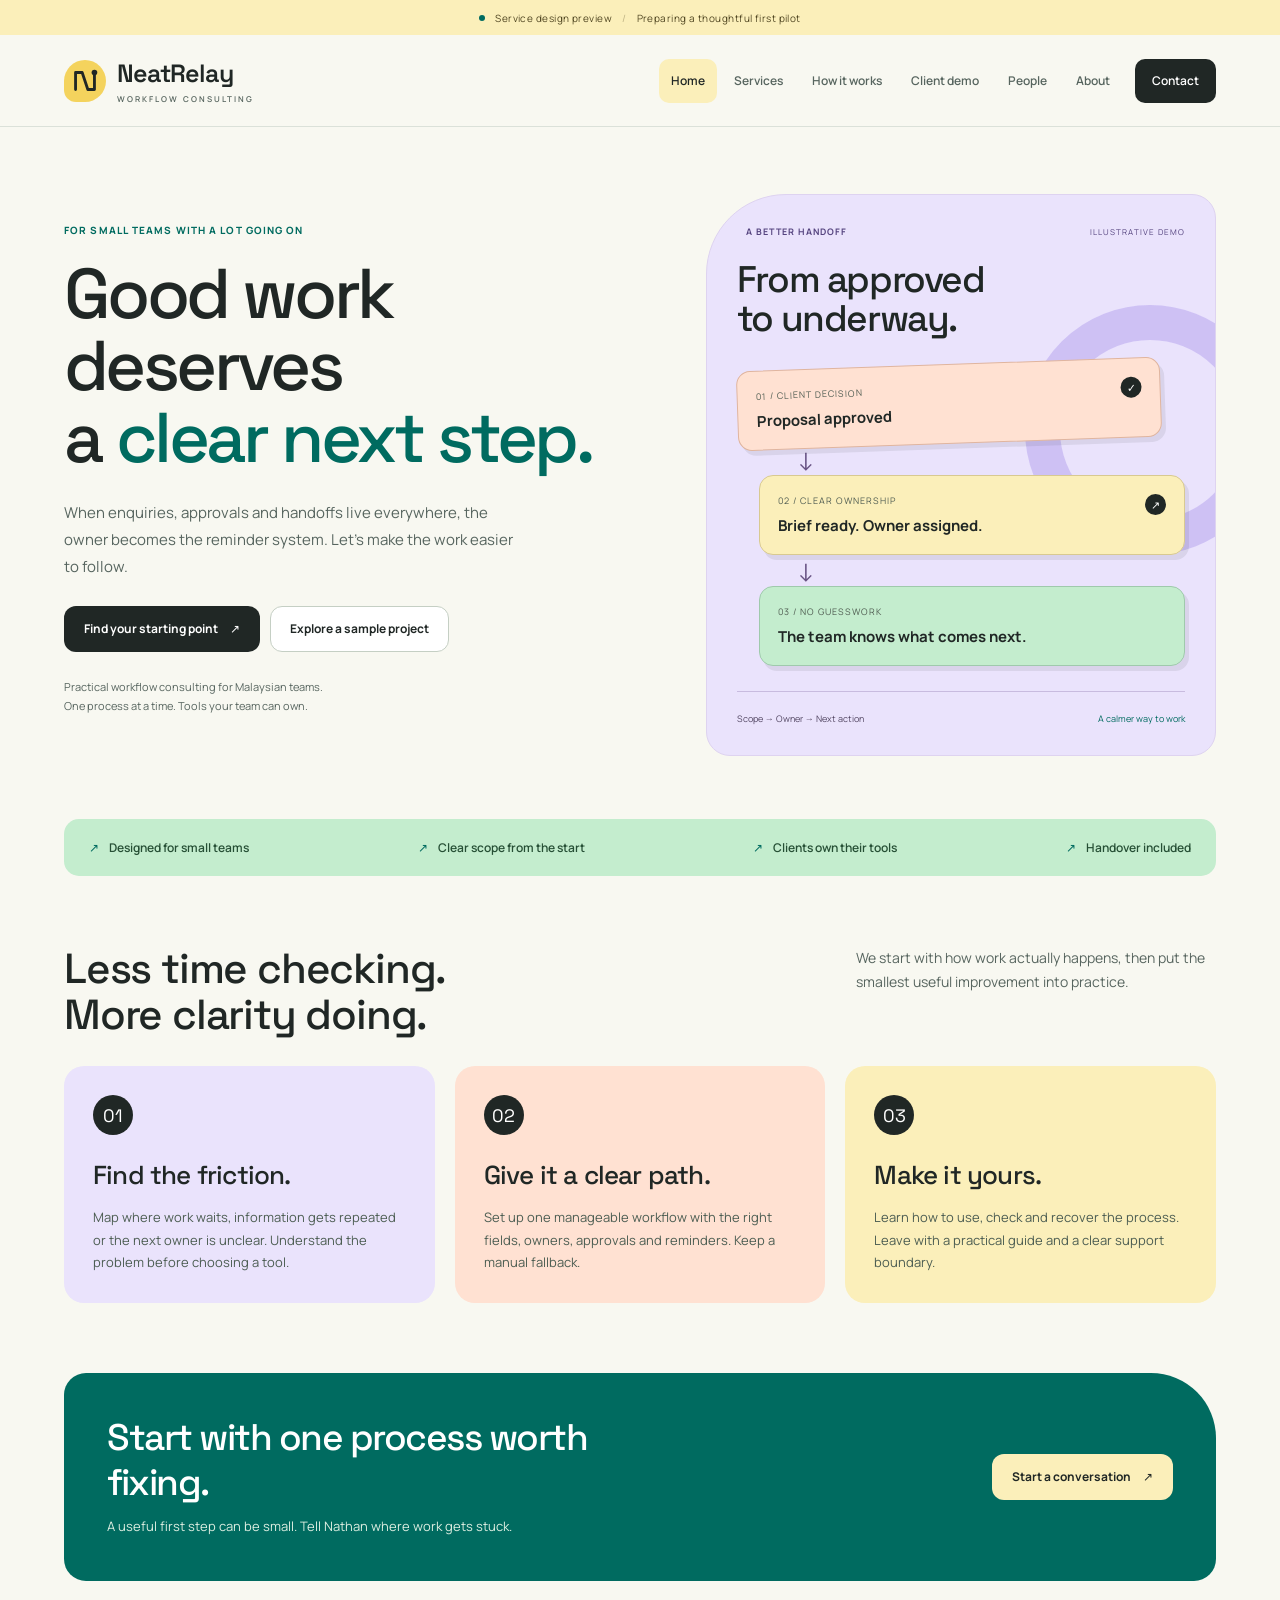
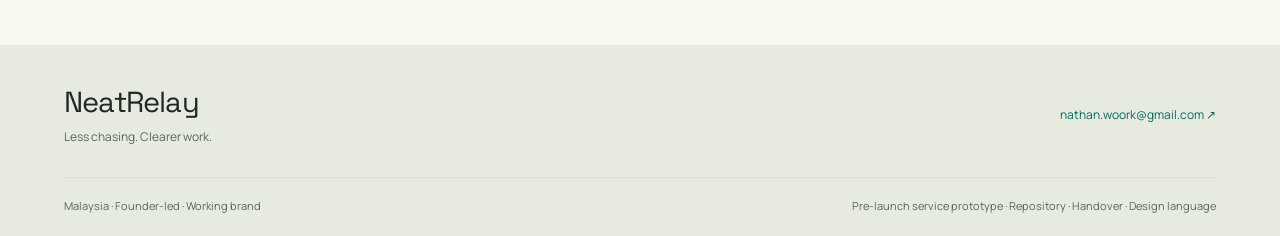
<file: index.html>
<!doctype html>
<html lang="en">
<head>
  <meta charset="utf-8"><meta name="viewport" content="width=device-width,initial-scale=1">
  <meta name="theme-color" content="#006B60">
  <meta name="description" content="NeatRelay helps small Malaysian teams untangle everyday work. Explore the draft workflow consulting service, pricing and illustrative client experience.">
  <title>NeatRelay — Less chasing. Clearer work.</title>
  <link rel="icon" href="data:image/svg+xml,%3Csvg xmlns='http://www.w3.org/2000/svg' viewBox='0 0 40 40'%3E%3Crect width='40' height='40' rx='12' fill='%23007F78'/%3E%3Ctext x='10' y='29' font-size='27' fill='white' font-family='Arial'%3EN%3C/text%3E%3C/svg%3E">
  <link rel="stylesheet" href="styles.css">
  <link rel="stylesheet" href="fonts.css"><link rel="stylesheet" href="relay-tokens.css"><link rel="stylesheet" href="relay-theme.css"><script src="app.js" defer></script>
</head>
<body>
  <a class="skip" href="#main">Skip to content</a>
  <div class="preview-strip"><span class="dot"></span> Service design preview <span class="strip-divider">/</span> Preparing a thoughtful first pilot</div>
  <header class="site-header">
    <a class="brand" href="#home" aria-label="NeatRelay home"><span class="brand-mark" aria-hidden="true"><svg viewBox="0 0 36 36" fill="none"><path d="M8 27V9h7l6 18h7V9" stroke="currentColor" stroke-width="3" stroke-linecap="round" stroke-linejoin="round"/><circle cx="28" cy="9" r="3" fill="currentColor"/></svg></span><span>NeatRelay<small>WORKFLOW CONSULTING</small></span></a>
    <button id="menu-toggle" class="menu-toggle" aria-expanded="false" aria-controls="site-nav">Menu <span aria-hidden="true">☰</span></button>
    <nav id="site-nav" aria-label="Main navigation"></nav>
  </header>
  <main id="main" tabindex="-1"></main>
  <footer><div class="footer-top"><div><strong>NeatRelay</strong><p>Less chasing. Clearer work.</p></div><a href="mailto:nathan.woork@gmail.com">nathan.woork@gmail.com ↗</a></div><div class="footer-bottom"><span>Malaysia · Founder-led · Working brand</span><span>Pre-launch service prototype · <a href="https://github.com/nathanwoork/NeatRelay-Service" target="_blank" rel="noopener noreferrer">Repository</a> · <a href="HANDOVER.md">Handover</a> · <a href="design-system.html">Design language</a></span></div></footer>
  <noscript><p class="notice">Enable JavaScript to explore the service tabs. For enquiries, email <a href="mailto:nathan.woork@gmail.com">nathan.woork@gmail.com</a>.</p></noscript>
</body>
</html>
</file>
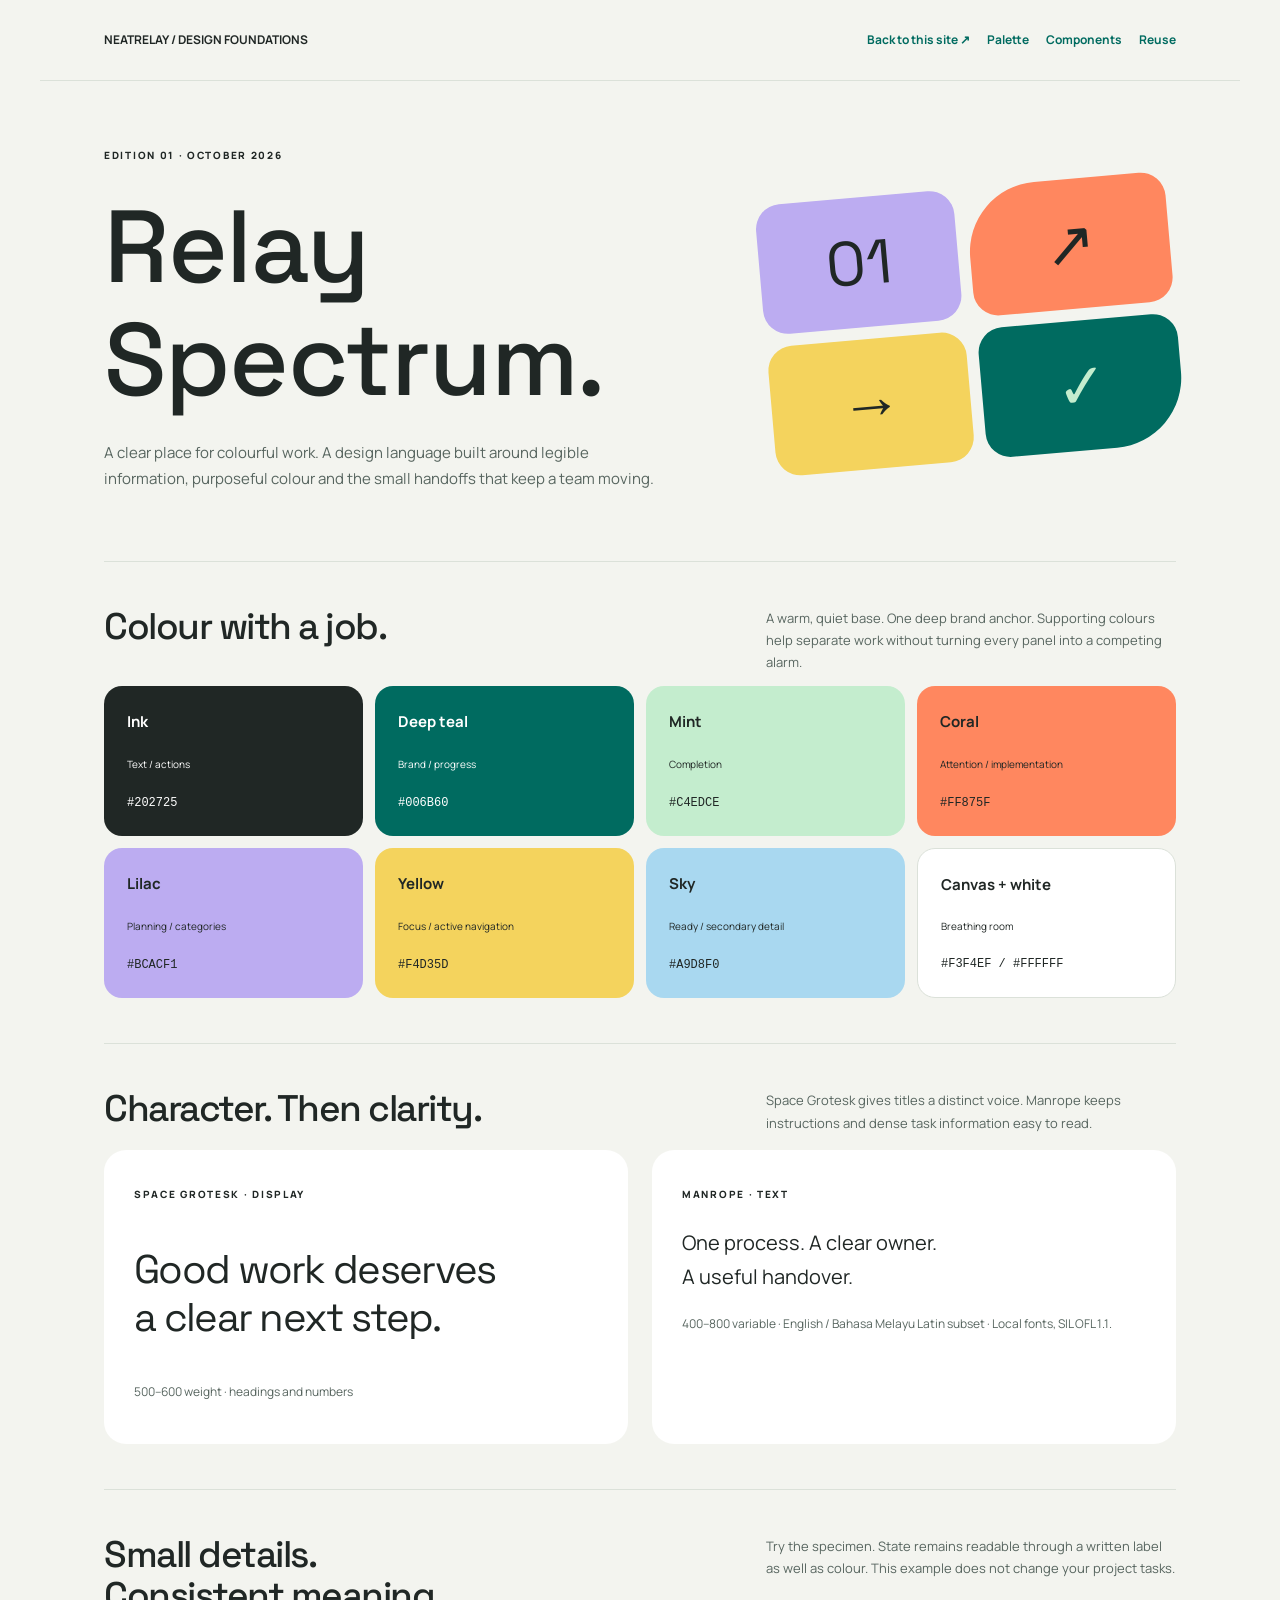
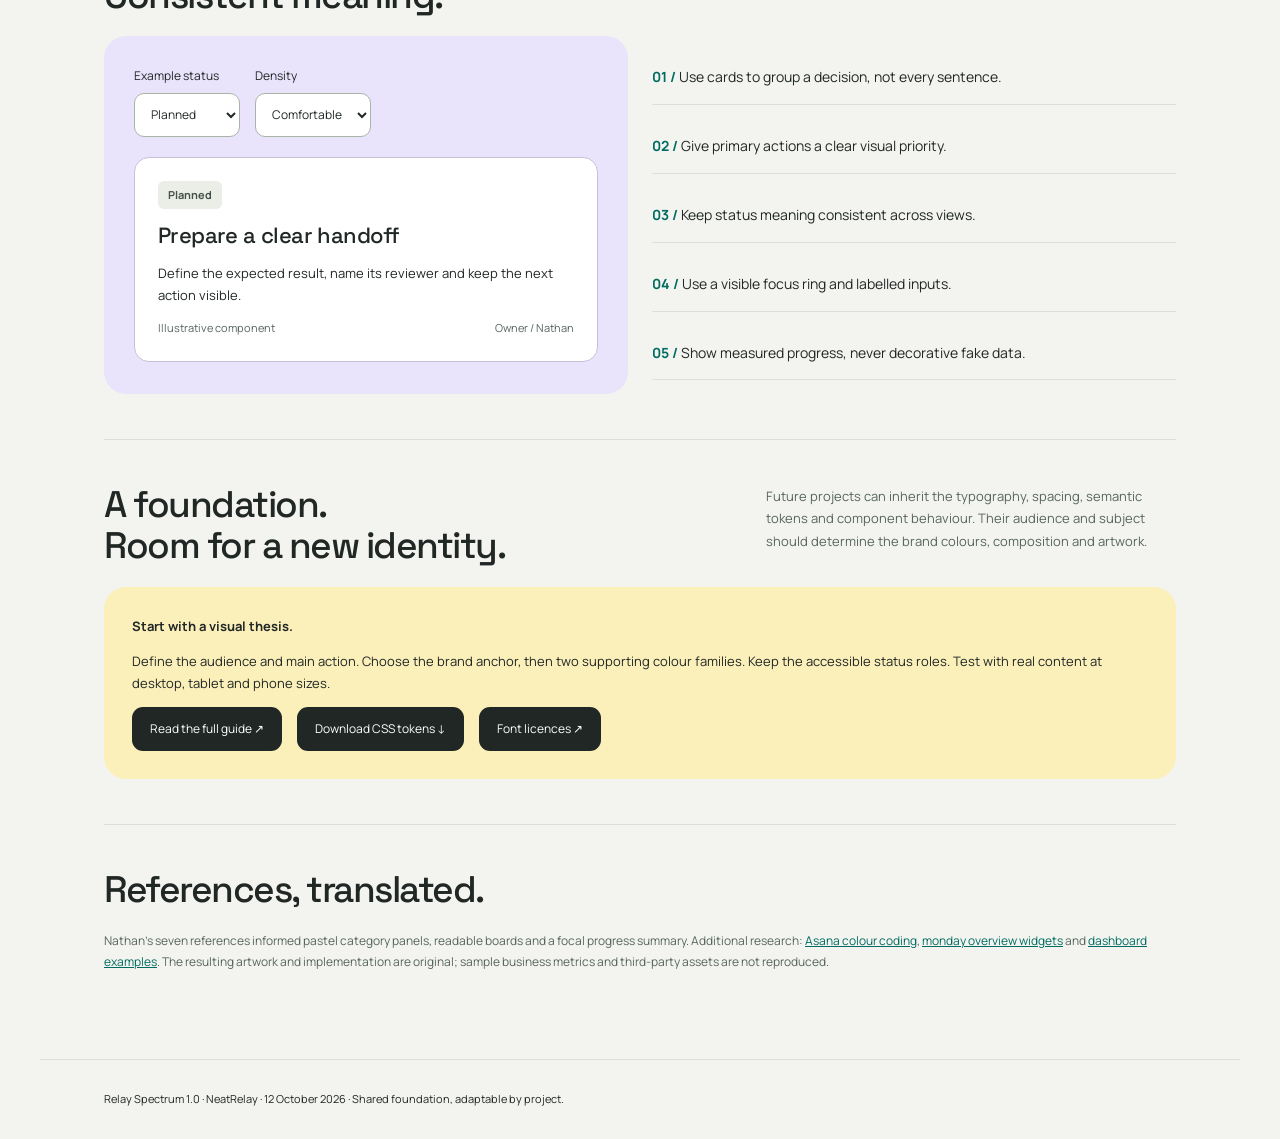
<file: design-system.html>
<!doctype html><html lang="en"><head><meta charset="utf-8"><meta name="viewport" content="width=device-width,initial-scale=1"><title>Relay Spectrum · Design language</title><link rel="stylesheet" href="fonts.css"><link rel="stylesheet" href="relay-tokens.css"><style>
*{box-sizing:border-box}body{margin:0;background:var(--relay-canvas);color:var(--relay-ink);font:15px/1.7 var(--relay-font-text)}h1,h2,h3{font-family:var(--relay-font-display);font-weight:500;line-height:1.1;letter-spacing:-1.5px}h1{font-size:clamp(48px,8vw,104px);margin:24px 0}h2{font-size:37px;margin:0 0 20px}h3{font-size:23px;letter-spacing:-.6px}a{color:var(--relay-teal)}header,main,footer{max-width:1200px;margin:auto;padding:30px 5%}header{display:flex;justify-content:space-between;gap:20px;border-bottom:1px solid var(--relay-line);font-size:12px}header a{text-decoration:none;font-weight:700}header nav{display:flex;gap:17px;flex-wrap:wrap}.intro{display:grid;grid-template-columns:1.5fr 1fr;align-items:center;gap:45px;padding:30px 0 55px}.intro p{max-width:560px;color:var(--relay-muted)}.eyebrow{font-size:10px;font-weight:800;text-transform:uppercase;letter-spacing:1.7px}.art{display:grid;grid-template-columns:1fr 1fr;gap:12px;transform:rotate(-5deg)}.tile{min-height:130px;border-radius:25px;display:grid;place-items:center;font:62px var(--relay-font-display);background:var(--relay-lilac)}.tile:nth-child(2){background:var(--relay-coral);border-radius:70px 25px 25px}.tile:nth-child(3){background:var(--relay-yellow)}.tile:nth-child(4){background:var(--relay-teal);color:var(--relay-mint);border-radius:25px 25px 70px}.section{border-top:1px solid var(--relay-line);padding:45px 0}.section-head{display:flex;justify-content:space-between;gap:35px;align-items:start}.section-head p{max-width:410px;font-size:13px;color:var(--relay-muted);margin-top:0}.palette{display:grid;grid-template-columns:repeat(4,1fr);gap:12px}.swatch{padding:23px;min-height:150px;background:var(--c);border-radius:18px;display:flex;flex-direction:column;justify-content:space-between}.swatch strong{font-size:15px}.swatch code{font-size:12px}.twocol{display:grid;grid-template-columns:1fr 1fr;gap:24px}.panel{background:white;border-radius:22px;padding:30px}.display-type{font:40px/1.2 var(--relay-font-display);letter-spacing:-1.7px}.body-type{font:20px/1.7 var(--relay-font-text)}.tiny{font-size:12px;color:var(--relay-muted)}.specimen{background:var(--relay-lilac-soft)}.controls{display:flex;gap:15px;flex-wrap:wrap;margin-bottom:20px}label{font-size:12px;display:flex;flex-direction:column;gap:6px}select{min-height:44px;border:1px solid #a7b5a9;padding:9px 12px;border-radius:10px;background:white;font:inherit;color:var(--relay-ink)}.sample{background:white;border-radius:15px;padding:23px;border:1px solid #c8c0d8}.sample.compact{padding:14px}.sample h3{margin:14px 0;font-size:22px}.sample p{font-size:13px}.status{padding:5px 10px;border-radius:6px;font-size:11px;font-weight:700;display:inline-block}.sample-footer{display:flex;justify-content:space-between;font-size:11px;color:var(--relay-muted);gap:12px}.swatch small{font-size:10px}.principles{counter-reset:principle}.principles p{border-bottom:1px solid var(--relay-line);padding:15px 0;font-size:14px}.principles p:before{counter-increment:principle;content:'0' counter(principle) ' / ';font-weight:700;color:var(--relay-teal)}.callout{background:var(--relay-butter);padding:28px;border-radius:22px;font-size:13px}.links{display:flex;flex-wrap:wrap;gap:15px}.links a{background:var(--relay-ink);color:white;padding:12px 18px;border-radius:11px;text-decoration:none;font-size:12px;min-height:44px}footer{font-size:11px;border-top:1px solid var(--relay-line)}@media(max-width:700px){header{display:block}header nav{margin-top:15px}.intro,.twocol{grid-template-columns:1fr}.intro{gap:20px}.art{transform:none;max-width:390px}.tile{min-height:105px}.palette{grid-template-columns:1fr 1fr}.swatch{padding:20px;min-height:130px}.section-head{display:block}h2{font-size:31px}.panel{padding:23px}.display-type{font-size:33px}.section{padding:35px 0}}@media(max-width:370px){.swatch{padding:16px}.swatch strong{font-size:13px}}
</style></head><body><header><strong>NEATRELAY / DESIGN FOUNDATIONS</strong><nav><a href="index.html">Back to this site ↗</a><a href="#palette">Palette</a><a href="#components">Components</a><a href="#reuse">Reuse</a></nav></header><main>
<section class="intro"><div><span class="eyebrow">Edition 01 · October 2026</span><h1>Relay<br>Spectrum.</h1><p>A clear place for colourful work. A design language built around legible information, purposeful colour and the small handoffs that keep a team moving.</p></div><div class="art" aria-label="Original geometric relay artwork"><div class="tile">01</div><div class="tile">↗</div><div class="tile">→</div><div class="tile">✓</div></div></section>
<section id="palette" class="section"><div class="section-head"><h2>Colour with a job.</h2><p>A warm, quiet base. One deep brand anchor. Supporting colours help separate work without turning every panel into a competing alarm.</p></div><div class="palette">
<div class="swatch" style="--c:#202725;color:white"><strong>Ink</strong><small>Text / actions</small><code>#202725</code></div><div class="swatch" style="--c:#006B60;color:white"><strong>Deep teal</strong><small>Brand / progress</small><code>#006B60</code></div><div class="swatch" style="--c:#C4EDCE"><strong>Mint</strong><small>Completion</small><code>#C4EDCE</code></div><div class="swatch" style="--c:#FF875F"><strong>Coral</strong><small>Attention / implementation</small><code>#FF875F</code></div><div class="swatch" style="--c:#BCACF1"><strong>Lilac</strong><small>Planning / categories</small><code>#BCACF1</code></div><div class="swatch" style="--c:#F4D35D"><strong>Yellow</strong><small>Focus / active navigation</small><code>#F4D35D</code></div><div class="swatch" style="--c:#A9D8F0"><strong>Sky</strong><small>Ready / secondary detail</small><code>#A9D8F0</code></div><div class="swatch" style="--c:white;border:1px solid #dbe1d9"><strong>Canvas + white</strong><small>Breathing room</small><code>#F3F4EF / #FFFFFF</code></div></div></section>
<section class="section"><div class="section-head"><h2>Character. Then clarity.</h2><p>Space Grotesk gives titles a distinct voice. Manrope keeps instructions and dense task information easy to read.</p></div><div class="twocol"><div class="panel"><span class="eyebrow">Space Grotesk · Display</span><p class="display-type">Good work deserves<br>a clear next step.</p><p class="tiny">500–600 weight · headings and numbers</p></div><div class="panel"><span class="eyebrow">Manrope · Text</span><p class="body-type">One process. A clear owner.<br>A useful handover.</p><p class="tiny">400–800 variable · English / Bahasa Melayu Latin subset · Local fonts, SIL OFL 1.1.</p></div></div></section>
<section id="components" class="section"><div class="section-head"><h2>Small details.<br>Consistent meaning.</h2><p>Try the specimen. State remains readable through a written label as well as colour. This example does not change your project tasks.</p></div><div class="twocol"><div class="panel specimen"><div class="controls"><label>Example status<select id="state"><option value="planned">Planned</option><option value="ready">Ready</option><option value="progress">In progress</option><option value="blocked">Blocked</option><option value="done">Done</option></select></label><label>Density<select id="density"><option>Comfortable</option><option>Compact</option></select></label></div><article id="sample" class="sample"><span id="status" class="status" aria-live="polite">Planned</span><h3>Prepare a clear handoff</h3><p>Define the expected result, name its reviewer and keep the next action visible.</p><div class="sample-footer"><span>Illustrative component</span><span>Owner / Nathan</span></div></article></div><div class="principles"><p>Use cards to group a decision, not every sentence.</p><p>Give primary actions a clear visual priority.</p><p>Keep status meaning consistent across views.</p><p>Use a visible focus ring and labelled inputs.</p><p>Show measured progress, never decorative fake data.</p></div></div></section>
<section id="reuse" class="section"><div class="section-head"><h2>A foundation.<br>Room for a new identity.</h2><p>Future projects can inherit the typography, spacing, semantic tokens and component behaviour. Their audience and subject should determine the brand colours, composition and artwork.</p></div><div class="callout"><strong>Start with a visual thesis.</strong><p>Define the audience and main action. Choose the brand anchor, then two supporting colour families. Keep the accessible status roles. Test with real content at desktop, tablet and phone sizes.</p><div class="links"><a href="DESIGN-LANGUAGE.md">Read the full guide ↗</a><a href="relay-tokens.css" download>Download CSS tokens ↓</a><a href="FONT-LICENSES.txt">Font licences ↗</a></div></div></section>
<section class="section"><h2>References, translated.</h2><p class="tiny">Nathan’s seven references informed pastel category panels, readable boards and a focal progress summary. Additional research: <a href="https://asana.com/inside-asana/colored-projects-and-tags">Asana colour coding</a>, <a href="https://support.monday.com/hc/en-us/articles/360007078739-The-Overview-Widget">monday overview widgets</a> and <a href="https://monday.com/w/dashboards">dashboard examples</a>. The resulting artwork and implementation are original; sample business metrics and third-party assets are not reproduced.</p></section>
</main><footer>Relay Spectrum 1.0 · NeatRelay · 12 October 2026 · Shared foundation, adaptable by project.</footer><script>
const states={planned:['Planned','#ebede7','#465249'],ready:['Ready','#deeffa','#285770'],progress:['In progress','#fbefba','#63500b'],blocked:['Blocked','#ffe1db','#94372d'],done:['Done','#c4edce','#20532d']};
function update(){const [text,bg,fg]=states[document.querySelector('#state').value];const badge=document.querySelector('#status');badge.textContent=text;badge.style.background=bg;badge.style.color=fg;document.querySelector('#sample').classList.toggle('compact',document.querySelector('#density').value==='Compact');}document.querySelector('#state').addEventListener('change',update);document.querySelector('#density').addEventListener('change',update);update();
</script></body></html>
</file>
<file: styles.css>
:root{--ink:#17233d;--muted:#556578;--teal:#007f78;--mint:#d9f7ea;--canvas:#f5f7fa;--line:#e0e7eb;--white:#fff;--soft:#eef6f3;--radius:22px;font-family:Segoe UI,Arial,sans-serif;color:var(--ink);background:var(--canvas);font-synthesis:none}*{box-sizing:border-box}body{margin:0}button,input,textarea,select{font:inherit}button,a,input,textarea,select{-webkit-tap-highlight-color:transparent}a{color:inherit}button,a{touch-action:manipulation}button{cursor:pointer}button:disabled{cursor:default;opacity:.7}a:focus-visible,button:focus-visible,input:focus-visible,textarea:focus-visible,select:focus-visible,summary:focus-visible{outline:3px solid #2762d9;outline-offset:4px}h1,h2,h3,p{margin-top:0}p{line-height:1.75}h1{font-size:clamp(38px,5.1vw,68px);line-height:1.08;letter-spacing:-2.8px;font-weight:650;margin-bottom:24px}h2{font-size:clamp(27px,3vw,40px);line-height:1.2;letter-spacing:-1.2px}h3{font-size:21px;line-height:1.3;letter-spacing:-.45px}small{font-size:12px}.skip{position:fixed;top:-60px;left:20px;z-index:20;background:var(--ink);color:white;padding:12px}.skip:focus{top:12px}.preview-strip{background:var(--ink);color:#e5eee9;min-height:34px;padding:9px 5%;font-size:11px;letter-spacing:.45px;display:flex;align-items:center;justify-content:center;gap:10px}.dot{width:6px;height:6px;display:inline-block;border-radius:50%;background:#a8e8cf}.strip-divider{opacity:.35}.site-header{background:#fff;display:flex;align-items:center;justify-content:space-between;padding:23px 5%;gap:28px;border-bottom:1px solid var(--line)}.brand{display:flex;align-items:center;gap:11px;text-decoration:none;font-size:23px;letter-spacing:-.8px;font-weight:750;flex-shrink:0}.brand small{display:block;font-size:8px;letter-spacing:2px;margin-top:4px;color:var(--muted)}.brand-mark{display:grid;place-items:center;background:var(--mint);border-radius:12px;width:42px;height:42px;color:var(--teal)}.brand-mark svg{width:34px;height:34px}nav{display:flex;align-items:center;gap:5px}nav a{text-decoration:none;padding:10px 12px;font-size:12px;font-weight:600;white-space:nowrap;border-radius:8px;color:var(--muted)}nav a:hover,nav a[aria-current=page]{background:var(--soft);color:var(--teal)}nav a:last-child{margin-left:8px;background:var(--teal);color:#fff;padding:12px 17px}.menu-toggle{display:none;border:1px solid var(--line);background:white;border-radius:8px;padding:9px 12px}main{max-width:1440px;margin:auto;min-height:70vh;padding:0 5%;outline:none}.eyebrow{font-size:10px;font-weight:750;letter-spacing:2px;color:var(--teal);text-transform:uppercase;display:block;margin-bottom:22px}.lead{font-size:17px;color:var(--muted);max-width:560px}.hero{display:grid;grid-template-columns:1.05fr .95fr;gap:65px;align-items:center;padding:78px 0 72px}.hero h1 em{font-style:normal;color:var(--teal)}.button{display:inline-flex;align-items:center;justify-content:center;gap:12px;border:1px solid transparent;border-radius:9px;padding:14px 19px;text-decoration:none;font-size:12px;font-weight:650;line-height:1.35;background:var(--teal);color:white}.button:hover{filter:brightness(.95)}.button.secondary{background:white;color:var(--ink);border-color:var(--line)}.button.dark{background:var(--ink)}.button.mint{background:var(--mint);color:var(--ink)}.button.text{background:transparent;color:var(--teal);padding-left:0}.actions{display:flex;align-items:center;gap:12px;flex-wrap:wrap;margin:26px 0}.micro{font-size:11px;color:var(--muted);line-height:1.7}.hero-art{position:relative;border-radius:28px;background:var(--ink);color:white;padding:30px;min-height:440px;overflow:hidden;box-shadow:0 25px 60px #17233d16}.hero-art:before{content:"";position:absolute;width:420px;height:420px;border:1px solid #ffffff12;border-radius:50%;top:-200px;right:-200px}.art-top{display:flex;align-items:center;justify-content:space-between;color:#bbe7d8;font-size:9px;letter-spacing:1.4px}.art-top strong{font-size:10px}.flow-label{font-size:27px;letter-spacing:-.8px;max-width:250px;line-height:1.25;margin:24px 0 28px}.flow-card{background:#fff;color:var(--ink);border-radius:13px;padding:17px 20px;margin-left:22px;position:relative;box-shadow:0 10px 30px #0002}.flow-card.mint{background:var(--mint);margin-left:0;margin-right:28px}.flow-card small{font-size:9px;color:var(--muted);display:block;margin-bottom:8px;letter-spacing:1px}.flow-card strong{font-size:15px;display:block}.flow-card .check{float:right;border-radius:50%;background:var(--teal);color:white;width:21px;height:21px;display:grid;place-items:center;font-size:11px}.flow-arrow{color:#a7c3c6;font-size:20px;height:31px;line-height:31px;margin-left:54px}.art-footer{display:flex;justify-content:space-between;gap:12px;margin-top:25px;padding-top:20px;border-top:1px solid #ffffff20;font-size:10px;color:#c9d8dd}.art-footer span:last-child{color:#b7e9d5}.ribbon{border-top:1px solid var(--line);border-bottom:1px solid var(--line);padding:20px 0;display:flex;gap:22px;justify-content:space-between;align-items:center;font-size:12px;font-weight:600;color:var(--muted)}.ribbon span:before{content:"↗";color:var(--teal);padding-right:10px}.section{padding:65px 0}.section-heading{display:flex;gap:40px;align-items:flex-start;justify-content:space-between;margin-bottom:28px}.section-heading h2{max-width:510px;margin-bottom:0}.section-heading p{font-size:14px;color:var(--muted);max-width:360px;margin:0}.grid3{display:grid;grid-template-columns:repeat(3,1fr);gap:20px}.grid2{display:grid;grid-template-columns:1fr 1fr;gap:24px}.card{padding:28px;background:white;border:1px solid var(--line);border-radius:var(--radius)}.card p{font-size:13px;color:var(--muted)}.number{display:inline-grid;place-items:center;width:35px;height:35px;background:var(--soft);border-radius:10px;font-size:12px;font-weight:700;color:var(--teal);margin-bottom:24px}.card h3{margin-bottom:13px}.card p:last-child{margin-bottom:0}.cta-band{border-radius:24px;background:var(--ink);color:white;padding:43px;display:flex;justify-content:space-between;align-items:center;gap:30px;margin-bottom:64px}.cta-band h2{max-width:550px;font-size:31px;margin-bottom:10px}.cta-band p{color:#d1dce5;font-size:13px;margin:0}.page-head{padding:62px 0 35px;max-width:790px}.page-head h1{font-size:clamp(36px,4.4vw,55px);max-width:800px}.page-head .lead{max-width:710px}.notice{padding:17px 21px;border-radius:12px;background:#edf6f2;border:1px solid #d7e9df;font-size:12px;line-height:1.7;margin-bottom:27px}.price-card{display:flex;flex-direction:column;position:relative}.price-card.featured{border:2px solid var(--teal)}.badge{background:var(--mint);color:#075f58;display:inline-block;padding:5px 9px;font-size:9px;font-weight:700;border-radius:6px;letter-spacing:.5px}.price-card .badge{align-self:flex-start;margin-bottom:17px}.price-card h2{font-size:26px;margin:0 0 12px;letter-spacing:-.6px}.price{font-size:38px;font-weight:700;letter-spacing:-1.5px;margin:20px 0 4px}.price span{font-size:12px;font-weight:500;letter-spacing:0;color:var(--muted)}.price-card ul{font-size:12px;line-height:1.8;color:var(--muted);padding-left:18px;flex-grow:1}.price-card details{font-size:12px;margin:15px 0 22px}.price-card details p{font-size:12px;margin-top:12px}.price-card summary{font-weight:650;cursor:pointer}.price-card .button{width:100%}.chooser{background:var(--mint);border-radius:23px;padding:33px;margin:35px 0}.chooser h2{font-size:27px}.choice-buttons{display:flex;gap:10px;flex-wrap:wrap}.choice-buttons button{border:1px solid #b6d4c7;background:#fff9;border-radius:9px;padding:13px 16px;font-size:12px;color:var(--ink)}.choice-buttons button[aria-pressed=true]{background:var(--ink);color:white;border-color:var(--ink)}.recommendation{margin-top:20px;font-size:14px;line-height:1.8;max-width:850px}.faq{margin-bottom:55px}.faq details{padding:19px 0;border-bottom:1px solid var(--line)}.faq summary{cursor:pointer;font-size:15px;font-weight:600}.faq p{font-size:13px;color:var(--muted);max-width:800px;margin:15px 0 0}.process-tabs,.demo-tabs{display:flex;gap:7px;flex-wrap:wrap;margin:12px 0 24px}.process-tabs button,.demo-tabs button{border:1px solid var(--line);background:white;color:var(--muted);padding:14px 20px;font-size:12px;border-radius:10px}.process-tabs button[aria-pressed=true],.demo-tabs button[aria-pressed=true]{background:var(--ink);border-color:var(--ink);color:white}.process-detail{display:grid;grid-template-columns:.6fr 1.4fr;background:white;border:1px solid var(--line);border-radius:25px;overflow:hidden;margin-bottom:35px}.process-number{background:var(--mint);padding:40px;display:flex;flex-direction:column;justify-content:space-between;font-size:70px;letter-spacing:-4px;font-weight:600;min-height:290px}.process-number small{font-size:11px;letter-spacing:1px}.process-copy{padding:42px}.process-copy p,.process-copy li{color:var(--muted);font-size:14px;line-height:1.8}.profile{display:grid;grid-template-columns:130px 1fr;gap:30px;align-items:start}.portrait-letter{aspect-ratio:1;border-radius:25px;background:var(--ink);color:var(--mint);display:grid;place-items:center;font-size:60px;letter-spacing:-3px}.profile h2{margin:8px 0 9px}.profile .lead{font-size:15px;max-width:800px}.profile-facts{display:flex;gap:9px;flex-wrap:wrap}.profile-facts span{border:1px solid var(--line);padding:8px 11px;border-radius:7px;font-size:11px;color:var(--muted)}.manifesto{background:var(--ink);color:#fff;border-radius:25px;padding:45px}.manifesto h2{max-width:650px;font-size:36px}.manifesto p{color:#c9d7e1;max-width:750px;font-size:15px}.manifesto .eyebrow{color:#b7e9d5}.contact-layout{display:grid;grid-template-columns:.8fr 1.2fr;gap:45px;padding-bottom:65px}.contact-aside{padding:28px 0}.contact-aside h2{font-size:27px}.contact-aside a{color:var(--teal);font-size:18px;overflow-wrap:anywhere}.contact-aside p{font-size:14px;color:var(--muted)}form label{display:block;font-size:12px;font-weight:650;margin-bottom:8px}.form-grid{display:grid;grid-template-columns:1fr 1fr;gap:19px}.field.full{grid-column:1/-1}input,select,textarea{display:block;width:100%;padding:12px 14px;border:1px solid #cbd6dd;border-radius:8px;background:white;color:var(--ink);font-size:14px;min-width:0}textarea{resize:vertical;line-height:1.6}.form-help{font-size:11px;color:var(--muted);line-height:1.7;margin:12px 0 22px}.form-result{margin-top:25px;border-top:1px solid var(--line);padding-top:25px}.form-result[hidden]{display:none}.form-result h3{font-size:21px}.form-result textarea{background:var(--canvas);font-size:12px;margin:15px 0}.demo-shell{border:1px solid var(--line);background:white;border-radius:24px;overflow:hidden;margin-bottom:65px}.demo-header{display:flex;justify-content:space-between;align-items:center;gap:18px;background:var(--ink);color:white;padding:24px 30px}.demo-header h2{font-size:22px;margin:0 0 6px}.demo-header p{font-size:11px;color:#c0d3dc;margin:0}.demo-body{padding:30px}.demo-tabs{margin-top:0}.demo-panel h3{font-size:24px}.demo-panel p{font-size:13px;color:var(--muted)}.demo-columns{display:grid;grid-template-columns:repeat(3,1fr);gap:17px}.demo-column{background:var(--canvas);padding:17px;border-radius:13px}.demo-column h4{font-size:11px;margin:0 0 17px;text-transform:uppercase;letter-spacing:1px;color:var(--muted)}.sample-task{border:1px solid var(--line);background:white;padding:18px;border-radius:11px;min-height:150px}.sample-task p{font-size:12px;margin:10px 0}.sample-task strong{font-size:14px;line-height:1.4;display:block}.sample-task small{color:var(--muted);font-size:10px}.checklist{display:grid;gap:10px;margin:22px 0}.checklist label{display:flex;align-items:flex-start;gap:12px;padding:14px;border-radius:10px;border:1px solid var(--line);font-size:13px}.checklist input{width:17px;min-width:17px;accent-color:var(--teal);margin-top:2px}.progress{height:7px;background:#e4ece8;border-radius:5px;overflow:hidden;margin:16px 0}.progress span{display:block;height:100%;background:var(--teal);transition:width .15s}.acceptance-note{border-left:3px solid var(--teal);padding:12px 18px;background:var(--soft);font-size:13px;color:var(--muted)}.demo-confirm{font-size:14px;background:var(--mint);padding:15px 20px;border-radius:10px;margin:18px 0}.demo-confirm[hidden]{display:none}footer{background:#fff;border-top:1px solid var(--line);padding:38px 5% 23px;font-size:12px}.footer-top,.footer-bottom{display:flex;justify-content:space-between;gap:22px}.footer-top{align-items:center;margin-bottom:30px}.footer-top strong{font-size:23px;letter-spacing:-.8px}.footer-top p{font-size:12px;color:var(--muted);margin:6px 0 0}.footer-top a{color:var(--teal);text-decoration:none}.footer-bottom{border-top:1px solid var(--line);padding-top:20px;color:var(--muted);font-size:10px}.footer-bottom a{text-decoration:none}.spacer{margin-bottom:60px}@media(min-width:1500px){.site-header,footer{padding-left:max(5%,calc((100vw - 1296px)/2));padding-right:max(5%,calc((100vw - 1296px)/2))}}@media(max-width:1120px){.site-header{gap:15px}nav{gap:0}nav a{padding:10px 8px;font-size:11px}.hero{gap:30px}.hero-art{padding:24px}.price-card{padding:22px}}@media(max-width:900px){.site-header{flex-wrap:wrap;padding:19px 5%}.menu-toggle{display:block}nav{display:none;width:100%;flex-wrap:wrap;border-top:1px solid var(--line);padding-top:12px;gap:5px}nav.open{display:flex}nav a{font-size:13px}nav a:last-child{margin-left:0}.hero{padding-top:48px;gap:35px}.hero h1{font-size:47px}.hero-art{min-height:420px}.grid3{grid-template-columns:1fr}.price-card{padding:30px}.price-card .price{margin-top:10px}.section-heading{display:block}.section-heading p{max-width:600px;margin-top:15px}.contact-layout{gap:25px}.demo-columns{grid-template-columns:1fr}.sample-task{min-height:0}.ribbon{flex-wrap:wrap;justify-content:flex-start;gap:18px 30px}}@media(max-width:650px){h1{letter-spacing:-1.8px}.preview-strip{font-size:9px;padding:9px 3%;gap:7px}.hero{grid-template-columns:1fr;padding:42px 0;gap:25px}.hero h1{font-size:45px}.lead{font-size:15px}.hero-art{min-height:410px}.section{padding:42px 0}.grid2,.contact-layout,.process-detail{grid-template-columns:1fr}.page-head{padding:40px 0 18px}.section-heading h2{font-size:29px}.cta-band{padding:28px;display:block;margin-bottom:42px}.cta-band h2{font-size:27px}.cta-band .button{margin-top:23px}.process-number{min-height:130px;padding:25px;font-size:47px;flex-direction:row;align-items:center}.process-copy{padding:27px}.profile{grid-template-columns:1fr;gap:20px}.portrait-letter{width:100px;font-size:47px}.manifesto{padding:28px}.manifesto h2{font-size:30px}.contact-layout{gap:10px}.contact-aside{padding-top:0}.form-grid{grid-template-columns:1fr}.field.full{grid-column:auto}.demo-header{padding:21px;align-items:flex-start;flex-direction:column}.demo-body{padding:20px}.demo-tabs button{padding:11px 12px}.process-tabs button{flex:1 1 42%;padding:12px 8px}.footer-top,.footer-bottom{flex-direction:column;align-items:flex-start;gap:15px}.footer-top a{font-size:13px}.card{padding:24px}.chooser{padding:25px}.choice-buttons{flex-direction:column}.choice-buttons button{text-align:left}.ribbon{font-size:11px}.actions .button{font-size:11px;padding:13px 15px}.hero .eyebrow{margin-bottom:17px}}@media(prefers-reduced-motion:reduce){*{scroll-behavior:auto!important;transition:none!important}}
</file>
<file: fonts.css>
/* Google Fonts: Manrope and Space Grotesk, SIL OFL 1.1. Local embedded Latin subsets; see FONT-LICENSES.txt. */
@font-face {
  font-family: 'Manrope';
  font-style: normal;
  font-weight: 400 800;
  font-display: swap;
  src: url([data-uri]) format('woff2');
  unicode-range: U+0000-00FF, U+0131, U+0152-0153, U+02BB-02BC, U+02C6, U+02DA, U+02DC, U+0304, U+0308, U+0329, U+2000-206F, U+20AC, U+2122, U+2191, U+2193, U+2212, U+2215, U+FEFF, U+FFFD;
}
@font-face {
  font-family: 'Space Grotesk';
  font-style: normal;
  font-weight: 400 700;
  font-display: swap;
  src: url([data-uri]) format('woff2');
  unicode-range: U+0000-00FF, U+0131, U+0152-0153, U+02BB-02BC, U+02C6, U+02DA, U+02DC, U+0304, U+0308, U+0329, U+2000-206F, U+20AC, U+2122, U+2191, U+2193, U+2212, U+2215, U+FEFF, U+FFFD;
}
</file>
<file: relay-tokens.css>
/* Relay Spectrum 1.0 — semantic foundation. Reuse roles, adapt brand colours. */
:root {
  --relay-ink:#202725; --relay-muted:#57655f; --relay-canvas:#f3f4ef;
  --relay-surface:#ffffff; --relay-line:#dbe1d9;
  --relay-teal:#006b60; --relay-teal-hover:#00564d; --relay-mint:#c4edce;
  --relay-coral:#ff875f; --relay-peach:#ffe1d2;
  --relay-yellow:#f4d35d; --relay-butter:#fbefba;
  --relay-lilac:#bcacf1; --relay-lilac-soft:#eae3fc;
  --relay-sky:#a9d8f0; --relay-sky-soft:#deeffa;
  --relay-danger:#94372d; --relay-danger-soft:#ffe1db;
  --relay-font-text:'Manrope','Segoe UI',Arial,sans-serif;
  --relay-font-display:'Space Grotesk','Segoe UI',Arial,sans-serif;
  --relay-radius:20px; --relay-radius-control:12px;
  --relay-shadow:0 7px 22px #243b2d06;
  --relay-focus:#5141a1;
}
::selection{background:var(--relay-lilac);color:var(--relay-ink)}
:where(a,button,input,select,textarea,summary):focus-visible{outline:3px solid var(--relay-focus)!important;outline-offset:4px!important}
@media(prefers-reduced-motion:reduce){*,*::before,*::after{scroll-behavior:auto!important;animation:none!important;transition:none!important}}
</file>
<file: relay-theme.css>
/* Relay Spectrum — the customer-facing expression. */
:root{--ink:var(--relay-ink);--muted:var(--relay-muted);--teal:var(--relay-teal);--mint:var(--relay-mint);--canvas:#f8f8f1;--line:var(--relay-line);--soft:var(--relay-butter);font-family:var(--relay-font-text)}
body{font-family:var(--relay-font-text)}h1,h2,h3,.brand,.flow-label,.price,.process-number,.portrait-letter{font-family:var(--relay-font-display);font-weight:500}
.preview-strip{background:var(--relay-butter);color:#514722;min-height:35px;font-size:10px}.dot{background:var(--teal)}.site-header{background:var(--canvas);border-bottom:1px solid var(--line);padding-block:22px}.brand{font-weight:600;font-size:25px}.brand-mark{background:var(--relay-yellow);color:var(--ink);border-radius:50% 50% 50% 12px}.brand small{font-family:var(--relay-font-text);font-size:8px}nav a{border-radius:10px;min-height:44px;display:flex;align-items:center}nav a:hover,nav a[aria-current=page]{background:var(--relay-butter);color:var(--ink)}nav a:last-child{background:var(--ink)}
.hero{gap:55px;grid-template-columns:1.15fr 1fr;padding:67px 0 63px}.hero h1{font-size:clamp(48px,5.5vw,78px);line-height:1.02;letter-spacing:-3.6px;max-width:630px}.hero h1 em{color:var(--teal);font-style:normal;display:inline}.hero .eyebrow{letter-spacing:1.1px;font-size:10px}.hero .lead{font-size:15px;max-width:460px;line-height:1.8}.button{border-radius:12px;min-height:46px;background:var(--ink);font-weight:700}.button:hover{background:var(--teal);color:white;filter:none}.button.secondary{border-color:#c5cfc4}.button.mint{background:var(--relay-butter);color:var(--ink)}.button.text:hover{background:transparent;color:var(--ink)}.actions{gap:10px}.micro{font-size:11px}
.hero-art{background:var(--relay-lilac-soft);color:var(--ink);box-shadow:none;min-height:490px;border-radius:80px 24px 24px 24px;padding:30px;isolation:isolate;border:1px solid #ded3f0}.hero-art:before{width:180px;height:180px;right:-60px;top:110px;border:35px solid var(--relay-lilac);border-radius:50%;opacity:.6;z-index:-1}.art-top{color:#55447f;padding-left:9px;font-size:8px;letter-spacing:1px}.art-top strong{font-size:9px}.flow-label{font-size:37px;line-height:1.05;letter-spacing:-1.4px;margin:23px 0 25px;max-width:320px}.flow-card{background:var(--relay-butter);box-shadow:4px 5px 0 #20272515;border:1px solid #d8c991;border-radius:14px;margin-left:22px;padding:18px}.flow-card.mint{background:var(--relay-peach);border-color:#e0b59f;margin-left:0;margin-right:24px;transform:rotate(-2deg)}.flow-card:last-of-type{background:var(--relay-mint)}.flow-card small{color:#505d52;font-size:9px}.flow-card strong{font-size:15px}.flow-card .check{background:var(--ink)}.flow-arrow{color:#685384;font-size:25px;margin-left:60px}.art-footer{border-color:#c8bbdf;color:#534763;font-size:9px}.art-footer span:last-child{color:var(--teal)}
.ribbon{border:0;background:var(--relay-mint);color:#264f35;padding:20px 25px;border-radius:15px;gap:20px}.ribbon span:before{color:var(--teal)}.section{padding:70px 0}.section-heading h2{font-size:42px;line-height:1.1;font-weight:500}.section-heading p{font-size:14px}.card{border-radius:20px;border-color:var(--line);box-shadow:none}.grid3>.card:nth-child(1){background:var(--relay-lilac-soft);border-color:transparent}.grid3>.card:nth-child(2){background:var(--relay-peach);border-color:transparent}.grid3>.card:nth-child(3){background:var(--relay-butter);border-color:transparent}.number{background:var(--ink);color:white;border-radius:50%;font:18px var(--relay-font-display);height:40px;width:40px}.card h3{font-size:26px;letter-spacing:-.8px}.card p{font-size:13px;color:#4c5d52}.cta-band{background:var(--teal);padding:43px;border-radius:22px 65px 22px 22px}.cta-band h2{font-size:37px;letter-spacing:-1.5px}.cta-band p{color:#dceee1}.page-head{padding-top:54px;max-width:920px}.page-head h1{font-size:clamp(40px,5vw,66px);line-height:1.05;letter-spacing:-2.7px;max-width:850px}.page-head .eyebrow{font-size:10px;letter-spacing:1.3px}.page-head .lead{font-size:16px}.notice{background:var(--relay-butter);color:#554920;border:0}.price-card.featured{border:2px solid var(--relay-coral)!important}.price-card .badge{background:#ffffffa6;color:#473e32}.price-card h2{font-size:30px;font-weight:500}.price{font-size:43px}.price-card ul{color:#435449;font-size:13px}.price-card .button{background:var(--ink);color:#fff}.chooser{background:var(--relay-mint);border-radius:24px}.chooser h2{font-size:32px}.choice-buttons button{min-height:44px;border-color:#9dbdab}.choice-buttons button[aria-pressed=true]{background:var(--teal)}details summary{min-height:30px;line-height:1.6}
.process-tabs button,.demo-tabs button{min-height:44px;border-radius:11px}.process-tabs button[aria-pressed=true],.demo-tabs button[aria-pressed=true]{background:var(--teal);border-color:var(--teal)}.process-number{background:var(--relay-coral);color:var(--ink);font-size:85px}.process-copy{background:white}.profile{border-top:8px solid var(--relay-yellow)}.portrait-letter{background:var(--relay-lilac);color:var(--ink);border-radius:50% 50% 15px 50%}.profile-facts span{background:var(--relay-butter);border:0;color:#514722}.manifesto{background:var(--relay-lilac-soft);color:var(--ink);border-radius:23px 65px 23px 23px}.manifesto h2{font-size:42px;max-width:760px}.manifesto p{color:#536148}.manifesto .eyebrow{color:#56447c}.contact-aside{border-top:6px solid var(--relay-coral);margin-top:28px}.contact-layout form{background:white}.contact-aside a{color:var(--teal);font-size:19px}input,select,textarea{border-color:#bdc9bf;border-radius:10px;min-height:46px}input::placeholder,textarea::placeholder{color:#68776d}.demo-header{background:var(--teal)}.demo-header p{color:#daebdf}.demo-column:nth-child(1){background:var(--relay-lilac-soft)}.demo-column:nth-child(2){background:var(--relay-butter)}.demo-column:nth-child(3){background:var(--relay-mint)}.demo-column h4{color:#435449}.badge{background:var(--relay-mint);color:#20532d}.checklist input{min-height:17px;accent-color:var(--teal)}.checklist label:has(input:checked){background:var(--relay-mint);border-color:#7ca788}.progress span{background:var(--teal)}.acceptance-note{background:var(--relay-butter)}.demo-confirm{background:var(--relay-mint)}footer{background:#e7ebdf;border-top:0}.footer-top strong{font:29px var(--relay-font-display)}.footer-bottom{font-size:11px}.menu-toggle{min-width:76px;min-height:44px;border-radius:12px}
@media(max-width:1120px){.hero{gap:30px}.hero h1{font-size:59px}.hero-art{padding:24px;border-radius:60px 22px 22px 22px}.flow-label{font-size:32px}}
@media(max-width:900px){.hero{gap:26px}.hero h1{font-size:47px;letter-spacing:-2.5px}.hero-art{padding:22px;min-height:460px}.flow-card{padding:15px;margin-left:12px}.flow-card.mint{margin-right:10px}.flow-card strong{font-size:13px}.flow-label{font-size:31px}.art-top{gap:12px;line-height:1.5}.art-footer{flex-direction:column;gap:5px}.section-heading h2{font-size:36px}.grid3{gap:15px}.price-card{padding:30px}.ribbon{font-size:11px}.cta-band h2{font-size:32px}}
@media(max-width:650px){.hero{padding:40px 0;grid-template-columns:1fr;gap:32px}.hero h1{font-size:clamp(41px,11.5vw,63px);letter-spacing:-2.6px;max-width:540px}.hero .lead{font-size:14px}.hero .eyebrow{font-size:9px}.hero-art{min-height:460px;padding:27px;border-radius:65px 22px 22px 22px}.flow-label{font-size:37px}.flow-card strong{font-size:14px}.art-footer{flex-direction:row;font-size:9px}.preview-strip{font-size:8px}.section{padding:44px 0}.section-heading h2{font-size:35px}.card{padding:25px}.cta-band{padding:28px;border-radius:22px 50px 22px 22px}.cta-band h2{font-size:32px}.page-head{padding:39px 0 20px}.page-head h1{font-size:43px;letter-spacing:-2px}.page-head .lead{font-size:14px}.manifesto h2{font-size:33px}.process-number{font-size:63px}.process-copy{padding:26px}.price-card h2{font-size:31px}.contact-layout{gap:20px}.contact-aside{padding-top:22px}.ribbon{padding:19px;gap:15px;font-size:10px}.ribbon span{flex-basis:44%}.footer-bottom{font-size:10px}.demo-body{padding:20px}}
@media(max-width:370px){.hero-art{padding:22px}.flow-label{font-size:32px}.art-top{font-size:7px}.art-top strong{font-size:8px}.flow-card strong{font-size:13px}.art-footer{flex-direction:column}.page-head h1{font-size:38px}.hero .actions .button{width:100%}.brand{font-size:23px}.brand small{font-size:7px}}

.flow-card:has(+.art-footer){background:var(--relay-mint);border-color:#9fc9ac}

.price-custom{font-size:31px;line-height:1.25}.price-custom span{display:block;margin-top:7px}
</file>
